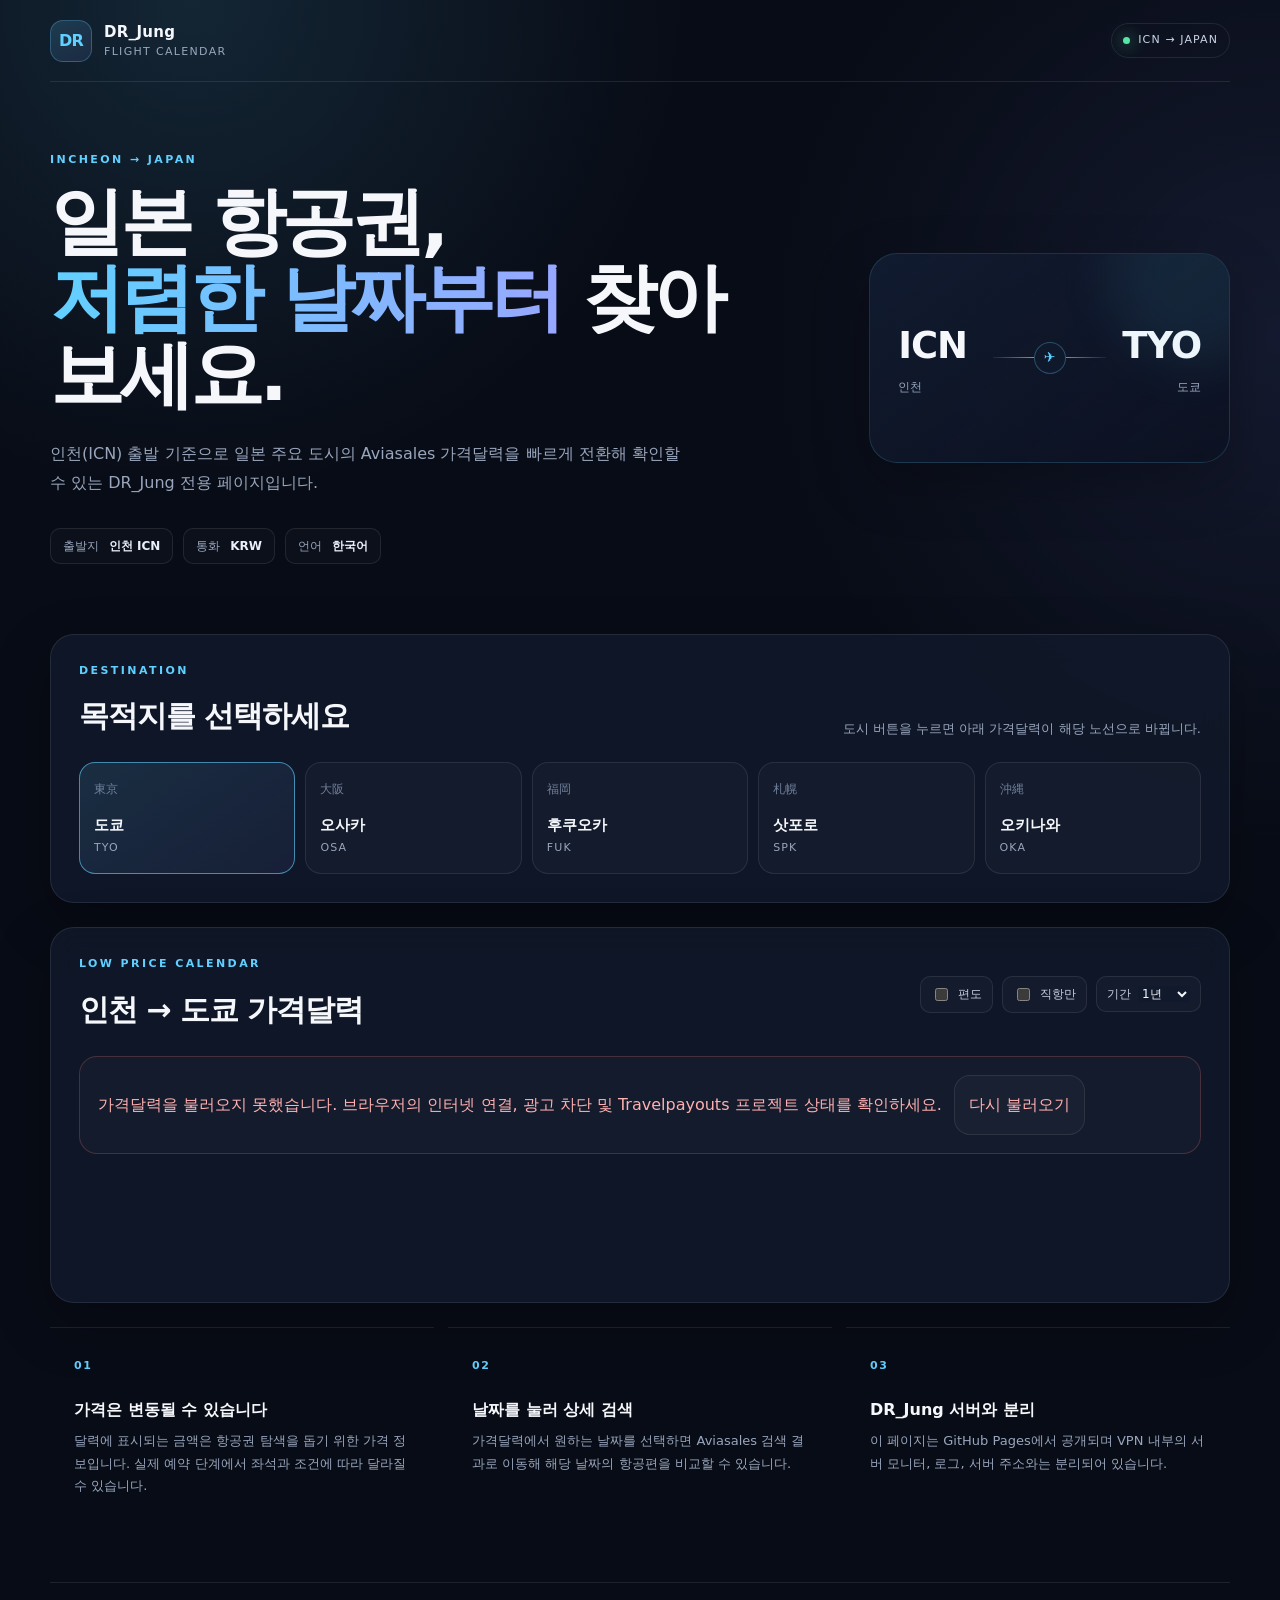
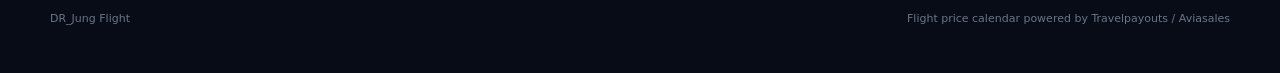
<file: index.html>
<!doctype html>
<html lang="ko">
<head>
  <script nowprocket data-noptimize="1" data-cfasync="false" data-wpfc-render="false" seraph-accel-crit="1" data-no-defer="1" data-cmp-ab="2">
  (function () {
      var script = document.createElement("script");
      script.async = 1;
      script.setAttribute("data-cmp-ab","2");
      script.src = 'https://tp-em.com/NTg3MDI2.js?t=587026';
      document.head.appendChild(script);
  })();
</script>
  <meta charset="utf-8">
  <meta name="viewport" content="width=device-width, initial-scale=1">
  <meta name="description" content="DR_Jung Flight - 인천 출발 일본 항공권 가격달력">
  <meta name="theme-color" content="#0b1020">
  <meta property="og:title" content="DR_Jung Flight">
  <meta property="og:description" content="인천에서 일본으로 가는 항공권의 저가 날짜를 확인하세요.">
  <meta property="og:type" content="website">
  <meta property="og:url" content="https://drjun.github.io/drjung-flight/">
  <link rel="canonical" href="https://drjun.github.io/drjung-flight/">
  <title>DR_Jung Flight · 일본 항공권 가격달력</title>
  <!-- Travelpayouts 사이트 소유 확인용 META 태그가 발급되면 이 줄 아래에 붙여넣으세요. -->
  <link rel="stylesheet" href="./assets/style.css">
  <script src="./config.js"></script>
  <script src="./assets/app.js" defer></script>
</head>
<body>
  <div class="page-shell">
    <header class="topbar">
      <a class="brand" href="./" aria-label="DR_Jung Flight 홈">
        <span class="brand-mark">DR</span>
        <span>
          <strong>DR_Jung</strong>
          <small>Flight Calendar</small>
        </span>
      </a>
      <span class="status-pill"><span class="status-dot"></span> ICN → JAPAN</span>
    </header>

    <main>
      <section class="hero">
        <div class="hero-copy">
          <p class="eyebrow">INCHEON → JAPAN</p>
          <h1>일본 항공권,<br><span>저렴한 날짜부터</span> 찾아보세요.</h1>
          <p class="lead">인천(ICN) 출발 기준으로 일본 주요 도시의 Aviasales 가격달력을 빠르게 전환해 확인할 수 있는 DR_Jung 전용 페이지입니다.</p>
          <div class="hero-meta">
            <span>출발지 <b>인천 ICN</b></span>
            <span>통화 <b>KRW</b></span>
            <span>언어 <b>한국어</b></span>
          </div>
        </div>
        <div class="route-card" aria-label="현재 노선">
          <div class="airport"><b>ICN</b><span>인천</span></div>
          <div class="route-line"><span>✈</span></div>
          <div class="airport airport-right"><b id="hero-destination-code">TYO</b><span id="hero-destination-name">도쿄</span></div>
        </div>
      </section>

      <section class="panel destination-panel" aria-labelledby="dest-title">
        <div class="section-heading">
          <div>
            <p class="eyebrow">DESTINATION</p>
            <h2 id="dest-title">목적지를 선택하세요</h2>
          </div>
          <p>도시 버튼을 누르면 아래 가격달력이 해당 노선으로 바뀝니다.</p>
        </div>
        <div class="destination-grid" id="destination-list">
          <button class="destination active" data-code="TYO" data-name="도쿄"><span>東京</span><b>도쿄</b><small>TYO</small></button>
          <button class="destination" data-code="OSA" data-name="오사카"><span>大阪</span><b>오사카</b><small>OSA</small></button>
          <button class="destination" data-code="FUK" data-name="후쿠오카"><span>福岡</span><b>후쿠오카</b><small>FUK</small></button>
          <button class="destination" data-code="SPK" data-name="삿포로"><span>札幌</span><b>삿포로</b><small>SPK</small></button>
          <button class="destination" data-code="OKA" data-name="오키나와"><span>沖縄</span><b>오키나와</b><small>OKA</small></button>
        </div>
      </section>

      <section class="panel calendar-panel" aria-labelledby="calendar-title">
        <div class="section-heading calendar-heading">
          <div>
            <p class="eyebrow">LOW PRICE CALENDAR</p>
            <h2 id="calendar-title">인천 → <span id="calendar-destination-name">도쿄</span> 가격달력</h2>
          </div>
          <div class="controls" aria-label="가격달력 옵션">
            <label class="switch-control"><input id="one-way" type="checkbox"><span>편도</span></label>
            <label class="switch-control"><input id="direct-only" type="checkbox"><span>직항만</span></label>
            <label class="select-control">기간
              <select id="period">
                <option value="year">1년</option>
                <option value="month">1개월</option>
              </select>
            </label>
          </div>
        </div>

        <div id="widget-state" class="widget-state" role="status"></div>
        <div id="aviasales-calendar" class="widget-host" aria-live="polite"></div>
        <noscript><p class="notice">가격달력을 사용하려면 브라우저에서 JavaScript를 활성화해야 합니다.</p></noscript>
      </section>

      <section class="info-grid">
        <article class="info-card">
          <span class="info-number">01</span>
          <h3>가격은 변동될 수 있습니다</h3>
          <p>달력에 표시되는 금액은 항공권 탐색을 돕기 위한 가격 정보입니다. 실제 예약 단계에서 좌석과 조건에 따라 달라질 수 있습니다.</p>
        </article>
        <article class="info-card">
          <span class="info-number">02</span>
          <h3>날짜를 눌러 상세 검색</h3>
          <p>가격달력에서 원하는 날짜를 선택하면 Aviasales 검색 결과로 이동해 해당 날짜의 항공편을 비교할 수 있습니다.</p>
        </article>
        <article class="info-card">
          <span class="info-number">03</span>
          <h3>DR_Jung 서버와 분리</h3>
          <p>이 페이지는 GitHub Pages에서 공개되며 VPN 내부의 서버 모니터, 로그, 서버 주소와는 분리되어 있습니다.</p>
        </article>
      </section>
    </main>

    <footer>
      <span>DR_Jung Flight</span>
      <span>Flight price calendar powered by Travelpayouts / Aviasales</span>
    </footer>
  </div>
</body>
</html>
</file>
<file: assets/style.css>
:root {
  color-scheme: dark;
  --bg: #080c16;
  --panel: rgba(17, 25, 43, .86);
  --panel-2: #121c31;
  --line: rgba(255, 255, 255, .09);
  --text: #f5f7fb;
  --muted: #99a6bd;
  --accent: #61d0ff;
  --accent-2: #7b8cff;
  --good: #57e6a3;
  --shadow: 0 20px 55px rgba(0, 0, 0, .25);
}

* { box-sizing: border-box; }
html { scroll-behavior: smooth; }
body {
  margin: 0;
  min-width: 320px;
  background:
    radial-gradient(circle at 15% 0%, rgba(97, 208, 255, .13), transparent 31rem),
    radial-gradient(circle at 100% 20%, rgba(123, 140, 255, .11), transparent 32rem),
    var(--bg);
  color: var(--text);
  font-family: Pretendard, "Noto Sans KR", "Apple SD Gothic Neo", Inter, system-ui, sans-serif;
  line-height: 1.5;
}

button, select, input { font: inherit; }
button { color: inherit; }
a { color: inherit; text-decoration: none; }

.page-shell { width: min(1180px, calc(100% - 36px)); margin: 0 auto; }
.topbar {
  height: 82px;
  display: flex;
  align-items: center;
  justify-content: space-between;
  border-bottom: 1px solid var(--line);
}
.brand { display: flex; align-items: center; gap: 12px; }
.brand-mark {
  display: grid;
  place-items: center;
  width: 42px;
  height: 42px;
  border: 1px solid rgba(97, 208, 255, .28);
  border-radius: 13px;
  background: linear-gradient(145deg, rgba(97, 208, 255, .17), rgba(123, 140, 255, .1));
  color: var(--accent);
  font-weight: 850;
  letter-spacing: -.05em;
}
.brand strong, .brand small { display: block; }
.brand strong { font-size: 15px; letter-spacing: .02em; }
.brand small { margin-top: 1px; color: var(--muted); font-size: 11px; letter-spacing: .12em; text-transform: uppercase; }
.status-pill {
  display: inline-flex;
  align-items: center;
  gap: 8px;
  padding: 8px 11px;
  border: 1px solid var(--line);
  border-radius: 999px;
  color: #cad4e6;
  font-size: 11px;
  letter-spacing: .1em;
}
.status-dot { width: 7px; height: 7px; border-radius: 99px; background: var(--good); box-shadow: 0 0 16px var(--good); }

.hero {
  display: grid;
  grid-template-columns: minmax(0, 1.35fr) minmax(300px, .65fr);
  align-items: center;
  gap: 70px;
  min-height: 530px;
  padding: 70px 0;
}
.eyebrow { margin: 0 0 14px; color: var(--accent); font-size: 11px; font-weight: 800; letter-spacing: .22em; }
h1 { margin: 0; max-width: 720px; font-size: clamp(42px, 6vw, 74px); line-height: 1.04; letter-spacing: -.055em; }
h1 span { background: linear-gradient(90deg, var(--accent), #98a7ff); -webkit-background-clip: text; background-clip: text; color: transparent; }
.lead { max-width: 650px; margin: 27px 0 0; color: var(--muted); font-size: 16px; line-height: 1.8; }
.hero-meta { display: flex; flex-wrap: wrap; gap: 10px; margin-top: 30px; }
.hero-meta span { padding: 8px 12px; border: 1px solid var(--line); border-radius: 10px; color: var(--muted); font-size: 12px; background: rgba(255,255,255,.02); }
.hero-meta b { margin-left: 6px; color: #eaf0fb; }

.route-card {
  position: relative;
  display: grid;
  grid-template-columns: 1fr 1.2fr 1fr;
  align-items: center;
  min-height: 210px;
  padding: 28px;
  border: 1px solid rgba(97, 208, 255, .16);
  border-radius: 28px;
  background: linear-gradient(145deg, rgba(18,28,49,.94), rgba(11,16,32,.72));
  box-shadow: var(--shadow);
  overflow: hidden;
}
.route-card::after { content: ""; position: absolute; width: 170px; height: 170px; border-radius: 50%; background: rgba(97,208,255,.08); filter: blur(25px); right: -50px; top: -60px; }
.airport b { display: block; font-size: 37px; letter-spacing: -.03em; }
.airport span { color: var(--muted); font-size: 12px; }
.airport-right { text-align: right; }
.route-line { position: relative; height: 1px; background: linear-gradient(90deg, rgba(97,208,255,.1), var(--accent), rgba(123,140,255,.1)); }
.route-line span { position: absolute; left: 50%; top: 50%; transform: translate(-50%, -50%); width: 32px; height: 32px; display: grid; place-items: center; border-radius: 50%; background: #10182b; color: var(--accent); border: 1px solid rgba(97,208,255,.3); font-size: 14px; }

.panel { margin-bottom: 24px; padding: 28px; border: 1px solid var(--line); border-radius: 24px; background: var(--panel); box-shadow: var(--shadow); backdrop-filter: blur(14px); }
.section-heading { display: flex; align-items: flex-end; justify-content: space-between; gap: 24px; margin-bottom: 24px; }
.section-heading h2 { margin: 0; font-size: clamp(22px, 3vw, 30px); letter-spacing: -.035em; }
.section-heading > p { max-width: 430px; margin: 0; color: var(--muted); text-align: right; font-size: 13px; }

.destination-grid { display: grid; grid-template-columns: repeat(5, minmax(0, 1fr)); gap: 10px; }
.destination {
  appearance: none;
  border: 1px solid var(--line);
  border-radius: 16px;
  padding: 17px 14px;
  text-align: left;
  background: rgba(255,255,255,.025);
  cursor: pointer;
  transition: transform .16s ease, border-color .16s ease, background .16s ease;
}
.destination:hover { transform: translateY(-2px); border-color: rgba(97,208,255,.3); }
.destination.active { border-color: rgba(97,208,255,.6); background: linear-gradient(145deg, rgba(97,208,255,.13), rgba(123,140,255,.08)); }
.destination span, .destination b, .destination small { display: block; }
.destination span { margin-bottom: 16px; color: #71819d; font-size: 12px; }
.destination b { font-size: 15px; }
.destination small { margin-top: 3px; color: var(--muted); font-size: 11px; letter-spacing: .1em; }

.calendar-heading { align-items: center; }
.controls { display: flex; flex-wrap: wrap; align-items: center; justify-content: flex-end; gap: 9px; }
.switch-control, .select-control {
  display: inline-flex;
  align-items: center;
  gap: 7px;
  padding: 8px 10px;
  border: 1px solid var(--line);
  border-radius: 10px;
  color: #c7d0e1;
  background: rgba(255,255,255,.025);
  font-size: 12px;
}
.switch-control input { accent-color: var(--accent); }
.select-control select { border: 0; outline: 0; color: var(--text); background: #111a2d; }
.widget-host { max-width: 100%; overflow-x: auto; min-height: 120px; }
.widget-host iframe { max-width: 100% !important; }
.widget-state { border-radius: 18px; }
.widget-state.hidden { display: none; }
.widget-state.loading, .widget-state.error { padding: 18px; border: 1px solid var(--line); color: var(--muted); background: rgba(255,255,255,.025); }
.widget-state.error { border-color: rgba(255,120,120,.22); color: #ffb1b1; }
.widget-state.setup { display: flex; align-items: center; gap: 18px; padding: 24px; border: 1px dashed rgba(97,208,255,.3); background: rgba(97,208,255,.045); }
.setup-icon { flex: 0 0 auto; display: grid; place-items: center; width: 48px; height: 48px; border-radius: 15px; background: rgba(97,208,255,.1); color: var(--accent); }
.widget-state strong { display: block; margin-bottom: 4px; }
.widget-state p { margin: 0; color: var(--muted); font-size: 13px; line-height: 1.65; }
code { padding: 2px 5px; border-radius: 5px; background: rgba(255,255,255,.06); color: #dfe9f9; }

.info-grid { display: grid; grid-template-columns: repeat(3, minmax(0, 1fr)); gap: 14px; margin: 24px 0 60px; }
.info-card { padding: 24px; border-top: 1px solid var(--line); }
.info-number { color: var(--accent); font-size: 11px; font-weight: 800; letter-spacing: .15em; }
.info-card h3 { margin: 22px 0 8px; font-size: 16px; }
.info-card p { margin: 0; color: var(--muted); font-size: 13px; line-height: 1.75; }
footer { display: flex; justify-content: space-between; gap: 20px; padding: 28px 0 45px; border-top: 1px solid var(--line); color: #68758c; font-size: 11px; }

@media (max-width: 900px) {
  .hero { grid-template-columns: 1fr; min-height: auto; gap: 34px; padding: 72px 0 48px; }
  .route-card { min-height: 170px; }
  .destination-grid { grid-template-columns: repeat(3, 1fr); }
  .section-heading, .calendar-heading { align-items: flex-start; flex-direction: column; }
  .section-heading > p { text-align: left; }
  .controls { justify-content: flex-start; }
}

@media (max-width: 620px) {
  .page-shell { width: min(100% - 22px, 1180px); }
  .topbar { height: 72px; }
  .status-pill { display: none; }
  .hero { padding-top: 52px; }
  h1 { font-size: 43px; }
  .lead { font-size: 14px; }
  .panel { padding: 19px; border-radius: 19px; }
  .destination-grid { grid-template-columns: repeat(2, 1fr); }
  .destination:last-child { grid-column: span 2; }
  .info-grid { grid-template-columns: 1fr; }
  .info-card { padding: 20px 4px; }
  .widget-state.setup { align-items: flex-start; flex-direction: column; }
  footer { flex-direction: column; }
}
</file>
